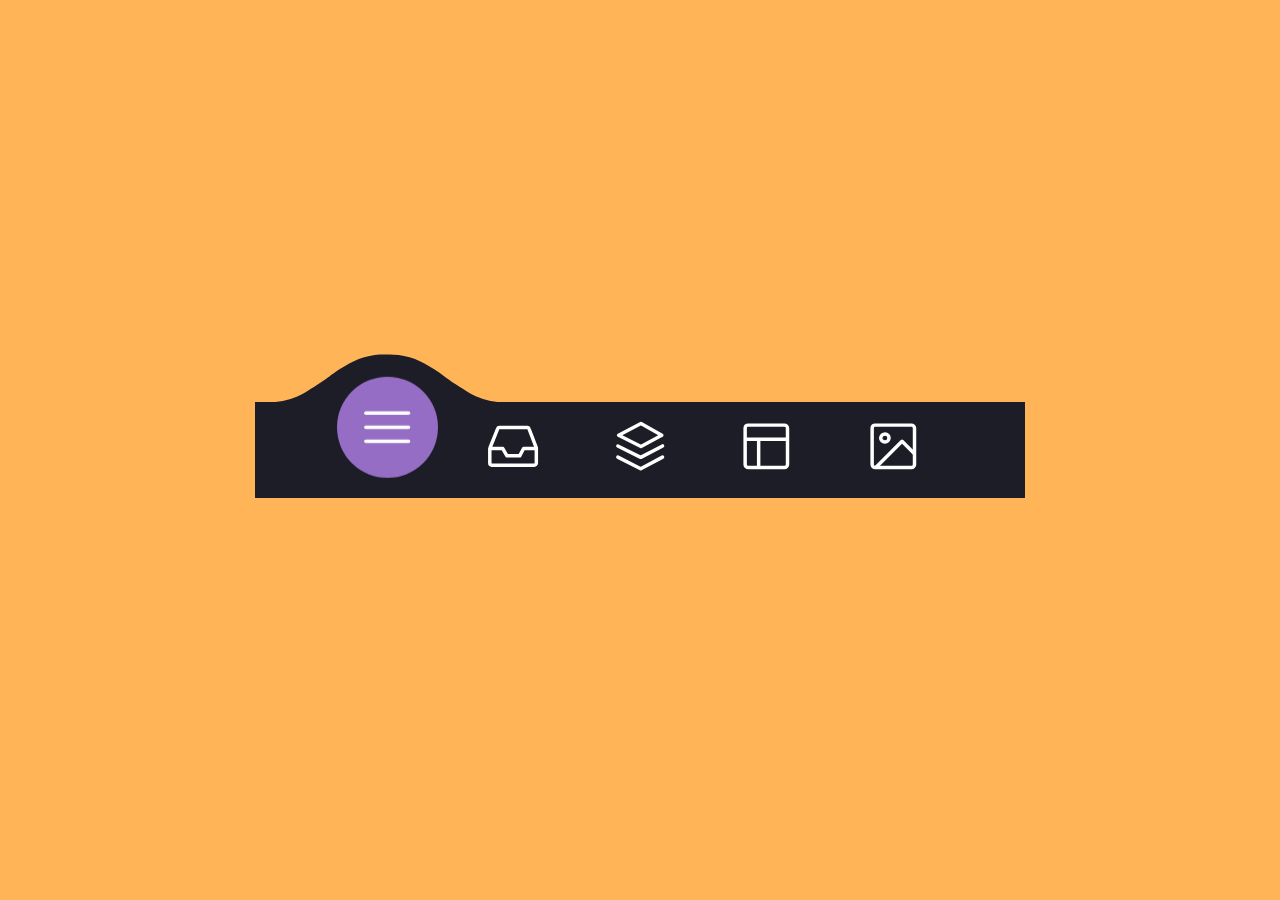
<file: My-CSS-Projects/Animated-Tapbar/index.html>
<!DOCTYPE html>
<html lang="en">
<head>
    <meta charset="UTF-8">
    <meta http-equiv="X-UA-Compatible" content="IE=edge">
    <meta name="viewport" content="width=device-width, initial-scale=1.0">
    <title>Document</title>
    <link rel="stylesheet" href="style.css">
</head>
<body>
    <menu class="menu">

        <button class="menu__item active" style="--bgColorItem: #966DC5;">
          <svg class="icon" viewBox="0 0 24 24">
            <path d="M3.8,6.6h16.4" />
            <path d="M20.2,12.1H3.8" />
            <path d="M3.8,17.5h16.4" />
          </svg>
        </button>
      
        <button class="menu__item" style="--bgColorItem: #f54888;">
          <svg class="icon" viewBox="0 0 24 24">
            <path d="M6.7,4.8h10.7c0.3,0,0.6,0.2,0.7,0.5l2.8,7.3c0,0.1,0,0.2,0,0.3v5.6c0,0.4-0.4,0.8-0.8,0.8H3.8
              C3.4,19.3,3,19,3,18.5v-5.6c0-0.1,0-0.2,0.1-0.3L6,5.3C6.1,5,6.4,4.8,6.7,4.8z" />
            <path d="M3.4,12.9H8l1.6,2.8h4.9l1.5-2.8h4.6" />
          </svg>
        </button>
      
        <button class="menu__item" style="--bgColorItem: #4343f5;">
          <svg class="icon" viewBox="0 0 24 24">
            <path d="M3.4,11.9l8.8,4.4l8.4-4.4" />
            <path d="M3.4,16.2l8.8,4.5l8.4-4.5" />
            <path d="M3.7,7.8l8.6-4.5l8,4.5l-8,4.3L3.7,7.8z" />
        </svg>
        </button>
      
        <button class="menu__item" style="--bgColorItem: #e0b115;">
          <svg class="icon" viewBox="0 0 24 24">
            <path d="M5.1,3.9h13.9c0.6,0,1.2,0.5,1.2,1.2v13.9c0,0.6-0.5,1.2-1.2,1.2H5.1c-0.6,0-1.2-0.5-1.2-1.2V5.1
                C3.9,4.4,4.4,3.9,5.1,3.9z" />
            <path d="M4.2,9.3h15.6" />
            <path d="M9.1,9.5v10.3" />
        </svg>
        </button>
      
        <button class="menu__item" style="--bgColorItem:#65ddb7;">
          <svg class="icon" viewBox="0 0 24 24">
            <path d="M5.1,3.9h13.9c0.6,0,1.2,0.5,1.2,1.2v13.9c0,0.6-0.5,1.2-1.2,1.2H5.1c-0.6,0-1.2-0.5-1.2-1.2V5.1
                C3.9,4.4,4.4,3.9,5.1,3.9z" />
            <path d="M5.5,20l9.9-9.9l4.7,4.7" />
            <path d="M10.4,8.8c0,0.9-0.7,1.6-1.6,1.6c-0.9,0-1.6-0.7-1.6-1.6C7.3,8,8,7.3,8.9,7.3C9.7,7.3,10.4,8,10.4,8.8z" />
          </svg>
        </button>
      
        <div class="menu__border"></div>
      
      </menu>
      
      <div class="svg-container">
        <svg viewBox="0 0 202.9 45.5">
          <clipPath id="menu" clipPathUnits="objectBoundingBox" transform="scale(0.0049285362247413 0.021978021978022)">
            <path d="M6.7,45.5c5.7,0.1,14.1-0.4,23.3-4c5.7-2.3,9.9-5,18.1-10.5c10.7-7.1,11.8-9.2,20.6-14.3c5-2.9,9.2-5.2,15.2-7
                c7.1-2.1,13.3-2.3,17.6-2.1c4.2-0.2,10.5,0.1,17.6,2.1c6.1,1.8,10.2,4.1,15.2,7c8.8,5,9.9,7.1,20.6,14.3c8.3,5.5,12.4,8.2,18.1,10.5
                c9.2,3.6,17.6,4.2,23.3,4H6.7z" />
          </clipPath>
        </svg>
      
      
      
</body>
<script src="./index.js"></script>
</html>
</file>
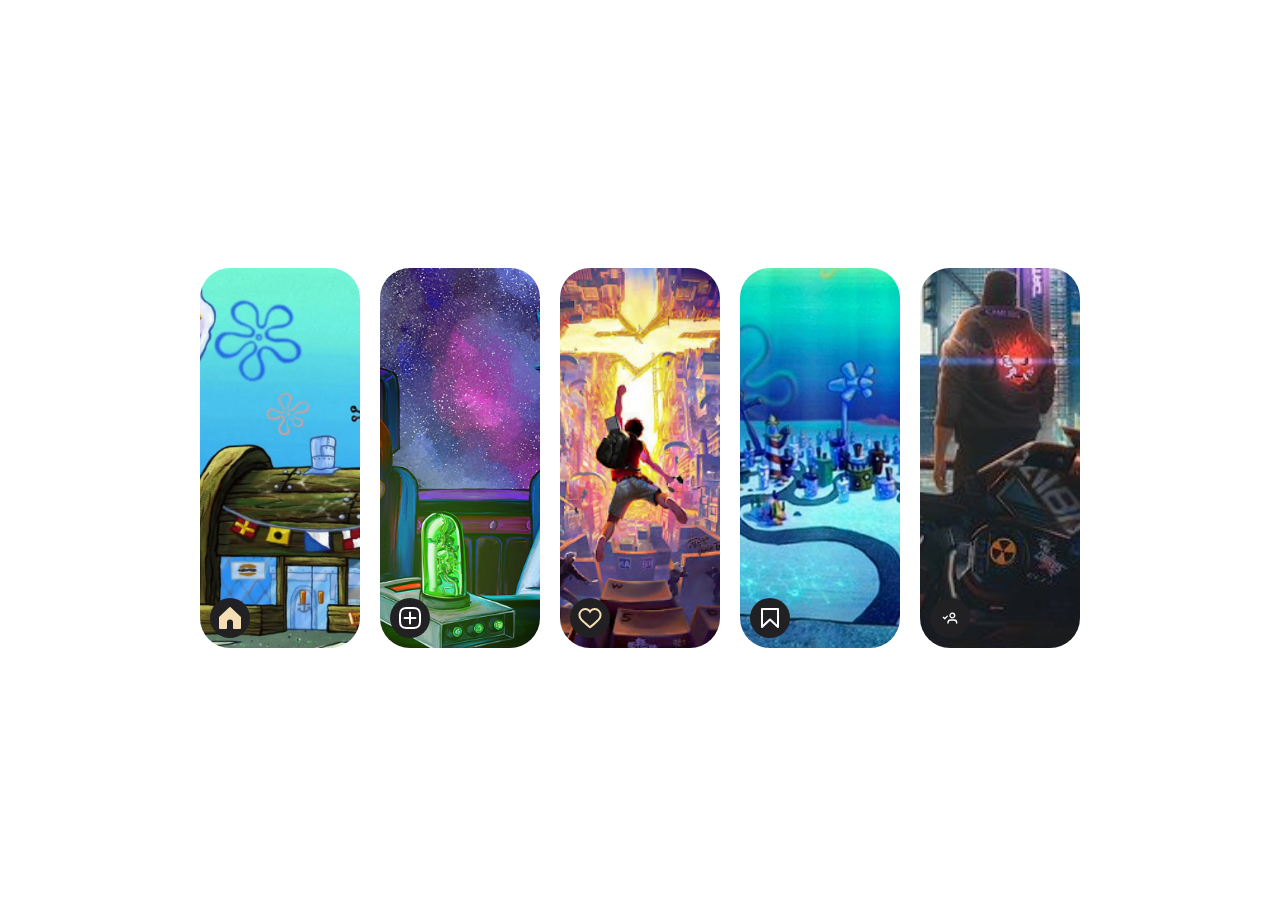
<file: My-CSS-Projects/Card Slider/index.html>
<!DOCTYPE html>
<html lang="en">
<head>
    <meta charset="UTF-8">
    <meta http-equiv="X-UA-Compatible" content="IE=edge">
    <meta name="viewport" content="width=device-width, initial-scale=1.0">
    <title>Document</title>
    <link rel="stylesheet" href="style.css">
</head>
<body>
    <div class="options">
        <div class="option " style="--optionBackground:url(./images/bg2.jfif);">
           <div class="shadow"></div>
           <div class="label">
              <div class="icon">
               <svg aria-label="Home" class="_ab6-" color="#000" fill="#262626" height="24" role="img" viewBox="0 0 24 24" width="24"><path d="M22 23h-6.001a1 1 0 0 1-1-1v-5.455a2.997 2.997 0 1 0-5.993 0V22a1 1 0 0 1-1 1H2a1 1 0 0 1-1-1V11.543a1.002 1.002 0 0 1 .31-.724l10-9.543a1.001 1.001 0 0 1 1.38 0l10 9.543a1.002 1.002 0 0 1 .31.724V22a1 1 0 0 1-1 1Z"></path></svg>
              </div>
              <div class="info">
                 <div class="main">The Krusty Krab</div>
                 <div class="sub">Place of birth os the Krabby Patty</div>
              </div>
           </div>
        </div>
        <div class="option" style="--optionBackground:url(./images/bg3.jfif);">
           <div class="shadow"></div>
           <div class="label">
              <div class="icon">
               <svg aria-label="New post" class="_ab6-" color="#262626" fill="#262626" height="24" role="img" viewBox="0 0 24 24" width="24"><path d="M2 12v3.45c0 2.849.698 4.005 1.606 4.944.94.909 2.098 1.608 4.946 1.608h6.896c2.848 0 4.006-.7 4.946-1.608C21.302 19.455 22 18.3 22 15.45V8.552c0-2.849-.698-4.006-1.606-4.945C19.454 2.7 18.296 2 15.448 2H8.552c-2.848 0-4.006.699-4.946 1.607C2.698 4.547 2 5.703 2 8.552Z" fill="none" stroke="currentColor" stroke-linecap="round" stroke-linejoin="round" stroke-width="2"></path><line fill="none" stroke="currentColor" stroke-linecap="round" stroke-linejoin="round" stroke-width="2" x1="6.545" x2="17.455" y1="12.001" y2="12.001"></line><line fill="none" stroke="currentColor" stroke-linecap="round" stroke-linejoin="round" stroke-width="2" x1="12.003" x2="12.003" y1="6.545" y2="17.455"></line></svg>
              </div>
              <div class="info">
                 <div class="main">Rick and Morty</div>
                 <div class="sub">Get introduced to the smartest man alive</div>
              </div>
           </div>
        </div>
        <div class="option " style="--optionBackground:url(./images/Crossfire\ PC\ Wallpaper\ 1080p.png);">
           <div class="shadow"></div>
           <div class="label">
              <div class="icon">
               <svg aria-label="Like" class="_ab6-" color="#262626" fill="#262626" height="24" role="img" viewBox="0 0 24 24" width="24"><path d="M16.792 3.904A4.989 4.989 0 0 1 21.5 9.122c0 3.072-2.652 4.959-5.197 7.222-2.512 2.243-3.865 3.469-4.303 3.752-.477-.309-2.143-1.823-4.303-3.752C5.141 14.072 2.5 12.167 2.5 9.122a4.989 4.989 0 0 1 4.708-5.218 4.21 4.21 0 0 1 3.675 1.941c.84 1.175.98 1.763 1.12 1.763s.278-.588 1.11-1.766a4.17 4.17 0 0 1 3.679-1.938m0-2a6.04 6.04 0 0 0-4.797 2.127 6.052 6.052 0 0 0-4.787-2.127A6.985 6.985 0 0 0 .5 9.122c0 3.61 2.55 5.827 5.015 7.97.283.246.569.494.853.747l1.027.918a44.998 44.998 0 0 0 3.518 3.018 2 2 0 0 0 2.174 0 45.263 45.263 0 0 0 3.626-3.115l.922-.824c.293-.26.59-.519.885-.774 2.334-2.025 4.98-4.32 4.98-7.94a6.985 6.985 0 0 0-6.708-7.218Z"></path></svg>
              </div>
              <div class="info">
                 <div class="main">Crossfire</div>
                 <div class="sub">Explore a whole world of explorations</div>
              </div>
           </div>
        </div>
        <div class="option" style="--optionBackground:url(./images/download.jfif);">
           <div class="shadow"></div>
           <div class="label">
              <div class="icon">
               <svg aria-label="Save" class="_ab6-" color="#262626" fill="#262626" height="24" role="img" viewBox="0 0 24 24" width="24"><polygon fill="none" points="20 21 12 13.44 4 21 4 3 20 3 20 21" stroke="currentColor" stroke-linecap="round" stroke-linejoin="round" stroke-width="2"></polygon></svg>
              </div>
              <div class="info">
                 <div class="main">Bikini Bottom</div>
                 <div class="sub">Place of chaios and ditruction</div>
              </div>
           </div>
        </div>
        <div class="option" style="--optionBackground:url(./images/50e24cc87357d9681404a4eb7afe398f.jpg);">
           <div class="shadow"></div>
           <div class="label">
              <div class="icon">
               <svg aria-label="Following" class="_ab6-" color="#262626" fill="#262626" height="16" role="img" viewBox="0 0 24 24" width="16"><path d="M19.006 8.252a3.5 3.5 0 1 1-3.499-3.5 3.5 3.5 0 0 1 3.5 3.5Z" fill="none" stroke="currentColor" stroke-miterlimit="10" stroke-width="2"></path><path d="M22 19.5v-.447a4.05 4.05 0 0 0-4.05-4.049h-4.906a4.05 4.05 0 0 0-4.049 4.049v.447" fill="none" stroke="currentColor" stroke-linecap="round" stroke-linejoin="round" stroke-width="2"></path><polyline fill="none" points="8.003 9.198 4.102 13.099 2.003 11" stroke="currentColor" stroke-linecap="round" stroke-linejoin="round" stroke-width="2"></polyline></svg>
              </div>
              <div class="info">
                 <div class="main">Cyberpunk</div>
                 <div class="sub"> Action-adventure story set in Night City</div>
              </div>
           </div>
        </div>
     </div>
     <script src='https://cdnjs.cloudflare.com/ajax/libs/jquery/3.3.1/jquery.min.js'></script>
     <script src="./script.js"></script>
</body>
</html>
</file>
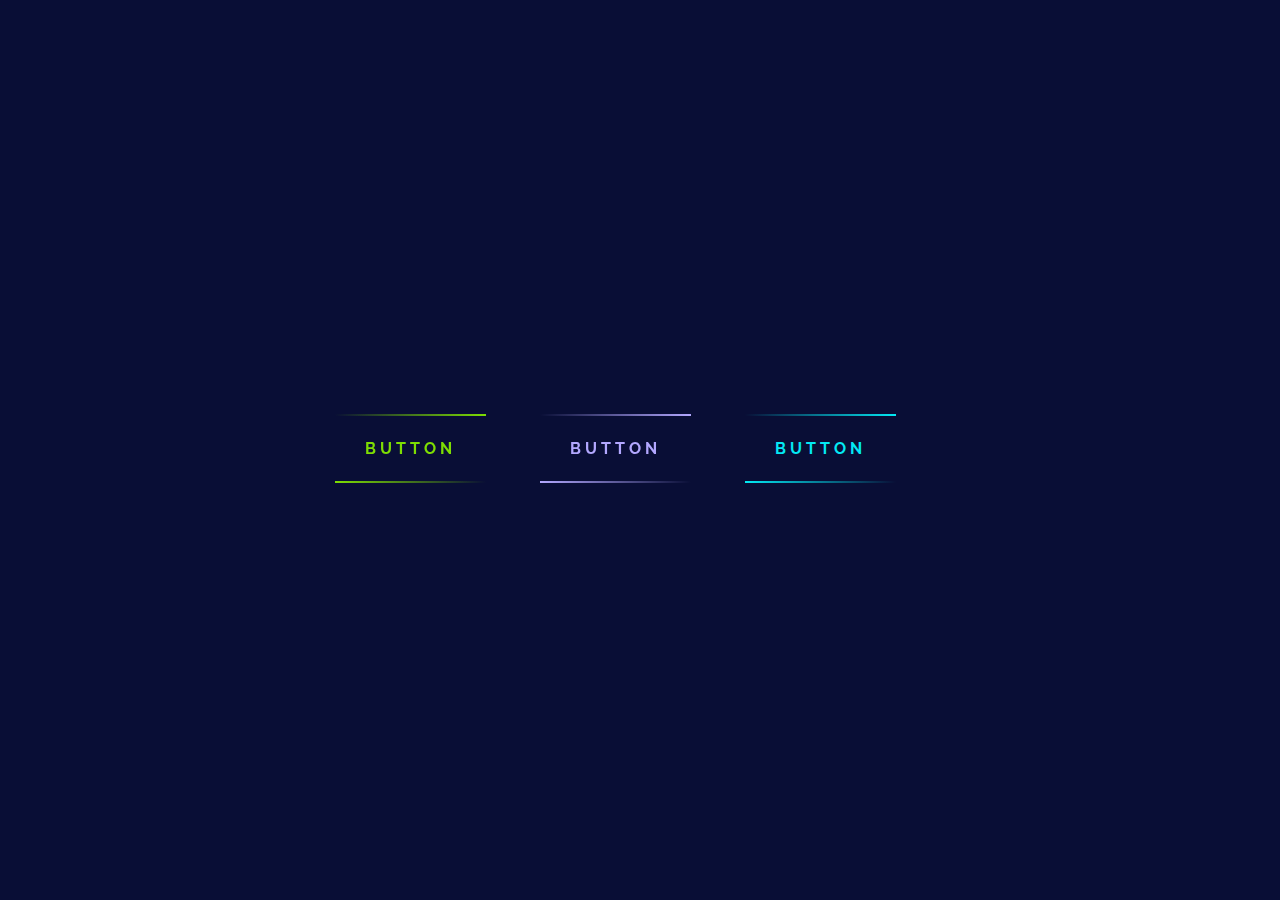
<file: My-CSS-Projects/Glow-Button-Animation/index.html>
<!DOCTYPE html>
<html lang="en">
<head>
    <meta charset="UTF-8">
    <meta http-equiv="X-UA-Compatible" content="IE=edge">
    <meta name="viewport" content="width=device-width, initial-scale=1.0">
    <link rel="stylesheet" href="style.css">
    <title>Animated Color button</title>

</head>
<body>
    <div class="button">
        <a href="">
        <span></span>
        <span></span>
        <span></span>
        <span></span>
        button
    </a>
  
        <a href="">
        <span></span>
        <span></span>
        <span></span>
        <span></span>
        button
    </a>
        <a href="">
        <span></span>
        <span></span>
        <span></span>
        <span></span>
        button
    </a>
    </div>

</body>

</html>
</file>
<file: My-CSS-Projects/Animated-Tapbar/style.css>
html {

    box-sizing: border-box;
    --bgColorMenu : #1d1d27;
    --duration: .7s;    

}

html *,
html *::before,
html *::after {

    box-sizing: inherit;

}

body{
    
    margin: 0;
    display: flex;
    height: 100vh;
    overflow: hidden;
    align-items: center;
    justify-content: center;
    background-color: #ffb457;
    -webkit-tap-highlight-color: transparent;
    transition: background-color var(--duration);

}

.menu{

    margin: 0;
    display: flex;
    /* Works well with 100% width  */
    width: 32.05em;
    font-size: 1.5em;
    padding: 0 2.85em;
    position: relative;
    align-items: center;
    justify-content: center;
    background-color: var(--bgColorMenu);
    
}

.menu__item{
    
    all: unset;
    flex-grow: 1;
    z-index: 100;
    display: flex;
    cursor: pointer;
    position: relative;
    border-radius: 50%;
    align-items: center;
    will-change: transform;
    justify-content: center;
    padding: 0.55em 0 0.85em;
    transition: transform var(--timeOut , var(--duration));
    
}

.menu__item::before{
    
    content: "";
    z-index: -1;
    width: 4.2em;
    height: 4.2em;
    border-radius: 50%;
    position: absolute;
    transform: scale(0);
    transition: background-color var(--duration), transform var(--duration);
    
}


.menu__item.active {

    transform: translate3d(0, -.8em , 0);

}

.menu__item.active::before{
    
    transform: scale(1);
    background-color: var(--bgColorItem);

}

.icon{
    
    width: 2.6em;
    height: 2.6em;
    stroke: white;
    fill: transparent;
    stroke-width: 1pt;
    stroke-miterlimit: 10;
    stroke-linecap: round;
    stroke-linejoin: round;
    stroke-dasharray: 400;
    
}

.menu__item.active .icon {

    animation: strok 1.5s reverse;
    
}

@keyframes strok {

    100% {

        stroke-dashoffset: 400;

    }

}

.menu__border{

    left: 0;
    bottom: 99%;
    width: 10.9em;
    height: 2.4em;
    position: absolute;
    clip-path: url(#menu);
    will-change: transform;
    background-color: var(--bgColorMenu);
    transition: transform var(--timeOut , var(--duration));
    
}

.svg-container {

    width: 0;
    height: 0;
}


@media screen and (max-width: 50em) {
    .menu{
        font-size: .8em;
    }
}
</file>
<file: My-CSS-Projects/Glow-Button-Animation/style.css>
@import url("https://fonts.googleapis.com/css2?family=Raleway:wght@400;700&display=swap");
:root{
    --light-color:#03e9f4;
    --hover-font:#050801;
}
*{
    margin: 0;
    padding: 0;
    box-sizing: border-box;
}
body {
    display: flex;
    justify-content: center; 
    align-items: center;
    height: 100vh;
    background: #090E36;
    font-family: "Raleway", sans-serif;
    font-weight: bold;
}
a{
    position: relative;
    display: inline-block;
    padding: 25px 30px;
    margin: 40px 0;
    color: var(--light-color);
    text-decoration: none;
    text-transform: uppercase;
    transition: 0.5s;
    letter-spacing: 4px;
    overflow: hidden;
    margin-right: 50px;
}
a:hover{
    background:var(--light-color) ;
    color: var(--hover-font);
    box-shadow: 0 0 5px var(--light-color),
    0 0 25px var(--light-color),
    0 0 50px var(--light-color),
    0 0 200px var(--light-color);
    -webkit-box-reflect: below 1px linear-gradient(transparent, #0005);
}

a:nth-child(1){
    filter: hue-rotate(270deg);
}
a:nth-child(2){
    filter: hue-rotate(70deg);
}
a span{
    position: absolute;
    display: block;
}
a span:nth-child(1){
    top: 0; 
    left: 0;
    width: 100%;
    height: 2px;
    background: linear-gradient(90deg,
    transparent , #03e9f4);
    animation: animate1 1s linear infinite;
}
@keyframes animate1{
    0%{
        left: -100%;
    }
    50%,
    100%{
        left: 100%;
    }
}
a span:nth-child(2){
    top: -100%;
    right: 0;
    width: 2px;
    height: 100%;
    background: linear-gradient(180deg,
    transparent, #03e9f4);
    animation: animate2 1s linear infinite;
    animation-delay: 0.25s;
}
@keyframes animate2 {
    0%{
        top: -100%;
    }
    50%,
    100%{
        top: 100%;
    }
}
a span:nth-child(3){
    bottom: 0;
    right: 0;
    width: 100%;
    height: 2px;
    background: linear-gradient(270deg,
    transparent, #03e9f4);
    animation: animate3 1s linear infinite;
    animation-delay: 0.5s;
}
@keyframes animate3 {
    0%{
        right: -100%;
    }
    50%,
    100%{
        right: 100%;
    }
}
a span:nth-child(4){
    bottom: -100%;
    left: 0;
    width: 3px;
    height: 100%;
    background: linear-gradient(270deg,
    transparent, #03e9f4);
    animation: animate4 1s linear infinite;
    animation-delay: 0.75s;
}
@keyframes animate4 {
    0%{
        bottom: -100%;
    }
    50%,
    100%{
        bottom: 100%;
    }
}
</file>
<file: My-CSS-Projects/Card Slider/style.css>
@import url(https://pro.fontawesome.com/releases/v5.11.2/css/all.css);
:root {
  --user-button-circle: rgba(0, 0, 0, 0.025);
  --user-button-cardborder: rgba(255, 255, 255, 0.25);
  --user-button-text: #323133;
  --user-button-shadow: rgba(0, 0, 0, 0.1);
}

body #user-button {
  z-index: 1000;
  bottom: 1rem !important;
  right: 1rem !important;
  color: var(--user-button-text);
  transition: 1s 0s ease-out;
  -webkit-animation: slide 3s ease-out forwards;
  animation: slide 3s ease-out forwards;
}
@-webkit-keyframes slide {
  0%,
  50% {
    opacity: 0;
    display: block !important;
  }
  100% {
    opacity: 1;
    display: block !important;
  }
}
@keyframes slide {
  0%,
  50% {
    opacity: 0;
    display: block !important;
  }
  100% {
    opacity: 1;
    display: block !important;
  }
}
body #user-button .u-card {
  border-radius: 100%;
  box-shadow: 0 0 1rem -0.25rem var(--user-button-shadow),
    inset 0 0 1rem -0.75rem var(--user-button-shadow);
}
body #user-button .u-main {
  cursor: pointer;
  --user-button-background: var(--user-button-main, #ec87c0);
}
body #user-button .u-main img {
  height: 100%;
  width: 100%;
}
body #user-button .u-main iframe {
  position: absolute;
  top: 0;
  left: 0;
  width: 4rem;
  height: 4rem;
  opacity: 1;
  transition: 0s 4s;
}
body #user-button .u-icons {
  position: relative;
  z-index: 950;
  transform: translate(-50%, -50%);
  background: var(--user-button-circle);
  box-shadow: 0 0 0 0.125rem var(--user-button-cardborder);
  border-radius: 100%;
  transition: 0.25s;
  opacity: 1 !important;
  -webkit-backdrop-filter: blur(10px);
  backdrop-filter: blur(10px);
  /*&:before {
     z-index:-1;
     position:absolute;
     top:0; right:0; bottom:0; left:0;
     content:'';

     backdrop-filter: blur(10px);
  }*/
}
body #user-button .u-icons a {
  color: inherit;
  display: grid;
  place-items: center;
  width: 30px;
  height: 30px;
  text-decoration: none;
}
body #user-button .u-icons a div {
  padding: 0.5rem;
  transition: 0s;
}
body #user-button .u-icons a[href="https://twitter.com/Osorpenke"]
{
  position: relative;
}
body #user-button .u-icons a[href="https://twitter.com/Osorpenke"]:before
{
  content: "Middle Click";
  position: absolute;
  top: -1.5rem;
  left: 50%;
  font-family: "Segoe UI", Tahoma, Geneva, Verdana, sans-serif;
  white-space: pre;
  transform: translateX(-50%);
  opacity: 0;
  pointer-events: none;
  transition: 0.25s ease-in;
  background: #fffc;
  padding: 0.25rem 0.5rem;
  border-radius: 0.25rem;
}
body #user-button .u-icons a[href="https://twitter.com/Osorpenke"].show:before
{
  opacity: 1;
  transition: 0.25s ease-out;
}
body #user-button .u-icons a[href="https://twitter.com/Osorpenke"] div
{
  color: #1da1f2;
}
body #user-button .u-icons a[href="https://codepen.io/z-"] div
{
  background: black;
  color: white;
}
body #user-button .u-icons a.u-random div {
  position: relative;
  top: -1px;
  -webkit-animation: diespin 2s linear infinite;
  animation: diespin 2s linear infinite;
}
@-webkit-keyframes diespin {
  0% {
    transform: rotate(0deg);
  }
  100% {
    transform: rotate(360deg);
  }
}
@keyframes diespin {
  0% {
    transform: rotate(0deg);
  }
  100% {
    transform: rotate(360deg);
  }
}
body #user-button .u-icons a.u-random:not(:hover) div {
  -webkit-animation-play-state: paused;
  animation-play-state: paused;
}
body #user-button .u-icons > * {
  position: absolute;
  width: 30px;
  height: 30px;
  background: var(--singlecolour);
  border-radius: 100%;
  cursor: pointer;
  transform: translate(-50%, -50%);
  transition: 0.25s -0.05s;
}
body #user-button .u-icons > *:before {
  position: absolute;
  top: 50%;
  left: 50%;
  transform: translate(-50%, -50%);
}
body #user-button .u-icons > *:hover,
body #user-button .u-icons > *:focus-within {
  background: var(--hcolour);
}
body #user-button .u-icons > *:first-child:nth-last-child(1):nth-child(1),
body #user-button .u-icons > *:first-child:nth-last-child(1) ~ *:nth-child(1) {
  left: 25%;
  top: 25%;
}
body #user-button .u-icons > *:first-child:nth-last-child(2):nth-child(1),
body #user-button .u-icons > *:first-child:nth-last-child(2) ~ *:nth-child(1) {
  left: 37.5%;
  top: 18.75%;
}
body #user-button .u-icons > *:first-child:nth-last-child(2):nth-child(2),
body #user-button .u-icons > *:first-child:nth-last-child(2) ~ *:nth-child(2) {
  left: 18.75%;
  top: 37.5%;
}
body #user-button .u-icons > *:first-child:nth-last-child(3):nth-child(1),
body #user-button .u-icons > *:first-child:nth-last-child(3) ~ *:nth-child(1) {
  left: 50%;
  top: 15.625%;
}
body #user-button .u-icons > *:first-child:nth-last-child(3):nth-child(2),
body #user-button .u-icons > *:first-child:nth-last-child(3) ~ *:nth-child(2) {
  left: 25%;
  top: 25%;
}
body #user-button .u-icons > *:first-child:nth-last-child(3):nth-child(3),
body #user-button .u-icons > *:first-child:nth-last-child(3) ~ *:nth-child(3) {
  left: 15.625%;
  top: 50%;
}
body #user-button .u-icons > *:first-child:nth-last-child(4):nth-child(1),
body #user-button .u-icons > *:first-child:nth-last-child(4) ~ *:nth-child(1) {
  left: 62.5%;
  top: 18.75%;
}
body #user-button .u-icons > *:first-child:nth-last-child(4):nth-child(2),
body #user-button .u-icons > *:first-child:nth-last-child(4) ~ *:nth-child(2) {
  left: 37.5%;
  top: 18.75%;
}
body #user-button .u-icons > *:first-child:nth-last-child(4):nth-child(3),
body #user-button .u-icons > *:first-child:nth-last-child(4) ~ *:nth-child(3) {
  left: 18.75%;
  top: 37.5%;
}
body #user-button .u-icons > *:first-child:nth-last-child(4):nth-child(4),
body #user-button .u-icons > *:first-child:nth-last-child(4) ~ *:nth-child(4) {
  left: 18.75%;
  top: 62.5%;
}
body #user-button:hover .u-icons,
body #user-button:focus-within .u-icons {
  width: 300% !important;
  height: 300% !important;
}

body {
  display: flex;
  flex-direction: row;
  justify-content: center;
  align-items: center;
  overflow: hidden;
  height: 100vh;
  font-family: "Roboto", sans-serif;
  transition: 0.25s;
}
body.dark {
  background: #212123;
  color: white;
}
@media (prefers-color-scheme: dark) {
  body:not(.light) {
    background: #212123;
    color: white;
  }
}
body .credit {
  position: absolute;
  bottom: 20px;
  left: 20px;
  color: inherit;
}
body .options {
  display: flex;
  flex-direction: row;
  align-items: stretch;
  overflow: hidden;
  min-width: 600px;
  max-width: 900px;
  width: calc(100% - 100px);
  height: 400px;
}
@media screen and (max-width: 718px) {
  body .options {
    min-width: 520px;
  }
  body .options .option:nth-child(5) {
    display: none;
  }
}
@media screen and (max-width: 638px) {
  body .options {
    min-width: 440px;
  }
  body .options .option:nth-child(4) {
    display: none;
  }
}
@media screen and (max-width: 558px) {
  body .options {
    min-width: 360px;
  }
  body .options .option:nth-child(3) {
    display: none;
  }
}
@media screen and (max-width: 478px) {
  body .options {
    min-width: 280px;
  }
  body .options .option:nth-child(2) {
    display: none;
  }
}
body .options .option {
  position: relative;
  overflow: hidden;
  min-width: 60px;
  margin: 10px;
  background: var(--optionBackground, var(--defaultBackground, #e6e9ed));
  background-size: auto 120%;
  background-position: center;
  cursor: pointer;
  transition: 0.5s cubic-bezier(0.05, 0.61, 0.41, 0.95);
}
body .options .option:nth-child(1) {
  --defaultBackground: #ed5565;
}
body .options .option:nth-child(2) {
  --defaultBackground: #fc6e51;
}
body .options .option:nth-child(3) {
  --defaultBackground: #ffce54;
}
body .options .option:nth-child(4) {
  --defaultBackground: #2ecc71;
}
body .options .option:nth-child(5) {
  --defaultBackground: #5d9cec;
}
body .options .option:nth-child(6) {
  --defaultBackground: #ac92ec;
}
body .options .option.active {
  flex-grow: 10000;
  transform: scale(1);
  max-width: 600px;
  margin: 0px;
  border-radius: 40px;
  background-size: auto 100%;
  /*&:active {
     transform:scale(0.9);
  }*/
}
body .options .option.active .shadow {
  box-shadow: inset 0 -120px 120px -120px black,
    inset 0 -120px 120px -100px black;
}
body .options .option.active .label {
  bottom: 20px;
  left: 20px;
}
body .options .option.active .label .info > div {
  left: 0px;
  opacity: 1;
}
body .options .option:not(.active) {
  flex-grow: 1;
  border-radius: 30px;
}
body .options .option:not(.active) .shadow {
  bottom: -40px;
  box-shadow: inset 0 -120px 0px -120px black, inset 0 -120px 0px -100px black;
}
body .options .option:not(.active) .label {
  bottom: 10px;
  left: 10px;
}
body .options .option:not(.active) .label .info > div {
  left: 20px;
  opacity: 0;
}
body .options .option .shadow {
  position: absolute;
  bottom: 0px;
  left: 0px;
  right: 0px;
  height: 120px;
  transition: 0.5s cubic-bezier(0.05, 0.61, 0.41, 0.95);
}
body .options .option .label {
  display: flex;
  position: absolute;
  right: 0px;
  height: 40px;
  transition: 0.5s cubic-bezier(0.05, 0.61, 0.41, 0.95);
}
body .options .option .label .icon {
  display: flex;
  flex-direction: row;
  justify-content: center;
  align-items: center;
  min-width: 40px;
  max-width: 40px;
  height: 40px;
  border-radius: 100%;
  background-color: white;
  color: var(--defaultBackground);
}
body .options .option .label .icon img {
  min-width: 20px;
  max-width: 20px;
}
body .options .option .label .icon {
  display: flex;
  flex-direction: row;
  justify-content: center;
  align-items: center;
  min-width: 40px;
  max-width: 40px;
  height: 40px;
  border-radius: 100%;
  background-color: #212123;
  color: var(--defaultBackground);
}
body .options .option .label .info {
  display: flex;
  flex-direction: column;
  justify-content: center;
  margin-left: 10px;
  color: white;
  white-space: pre;
}
body .options .option .label .info > div {
  position: relative;
  transition: 0.5s cubic-bezier(0.05, 0.61, 0.41, 0.95), opacity 0.5s ease-out;
}
body .options .option .label .info .main {
  font-weight: bold;
  font-size: 1.2rem;
}
body .options .option .label .info .sub {
  transition-delay: 0.1s;
}

._ab6-{
  color: white;
  fill: wheat;
}
</file>
